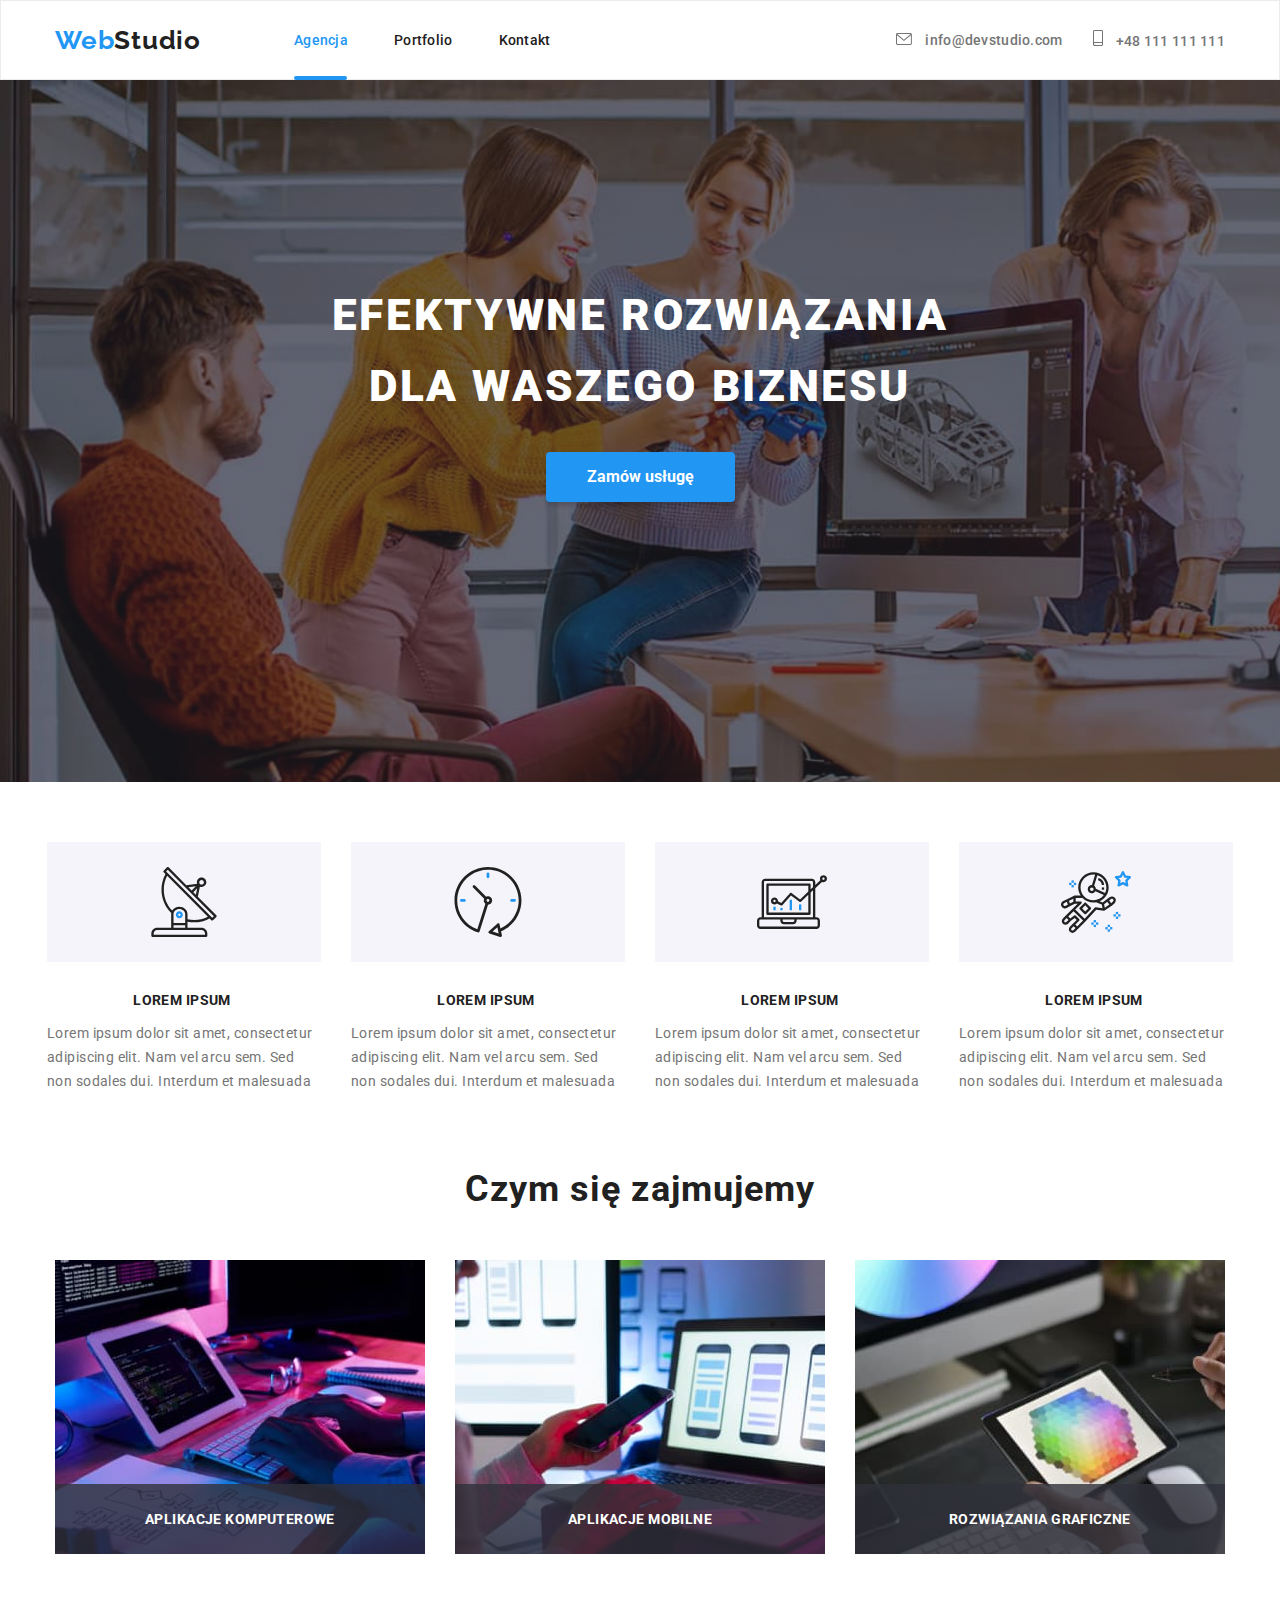
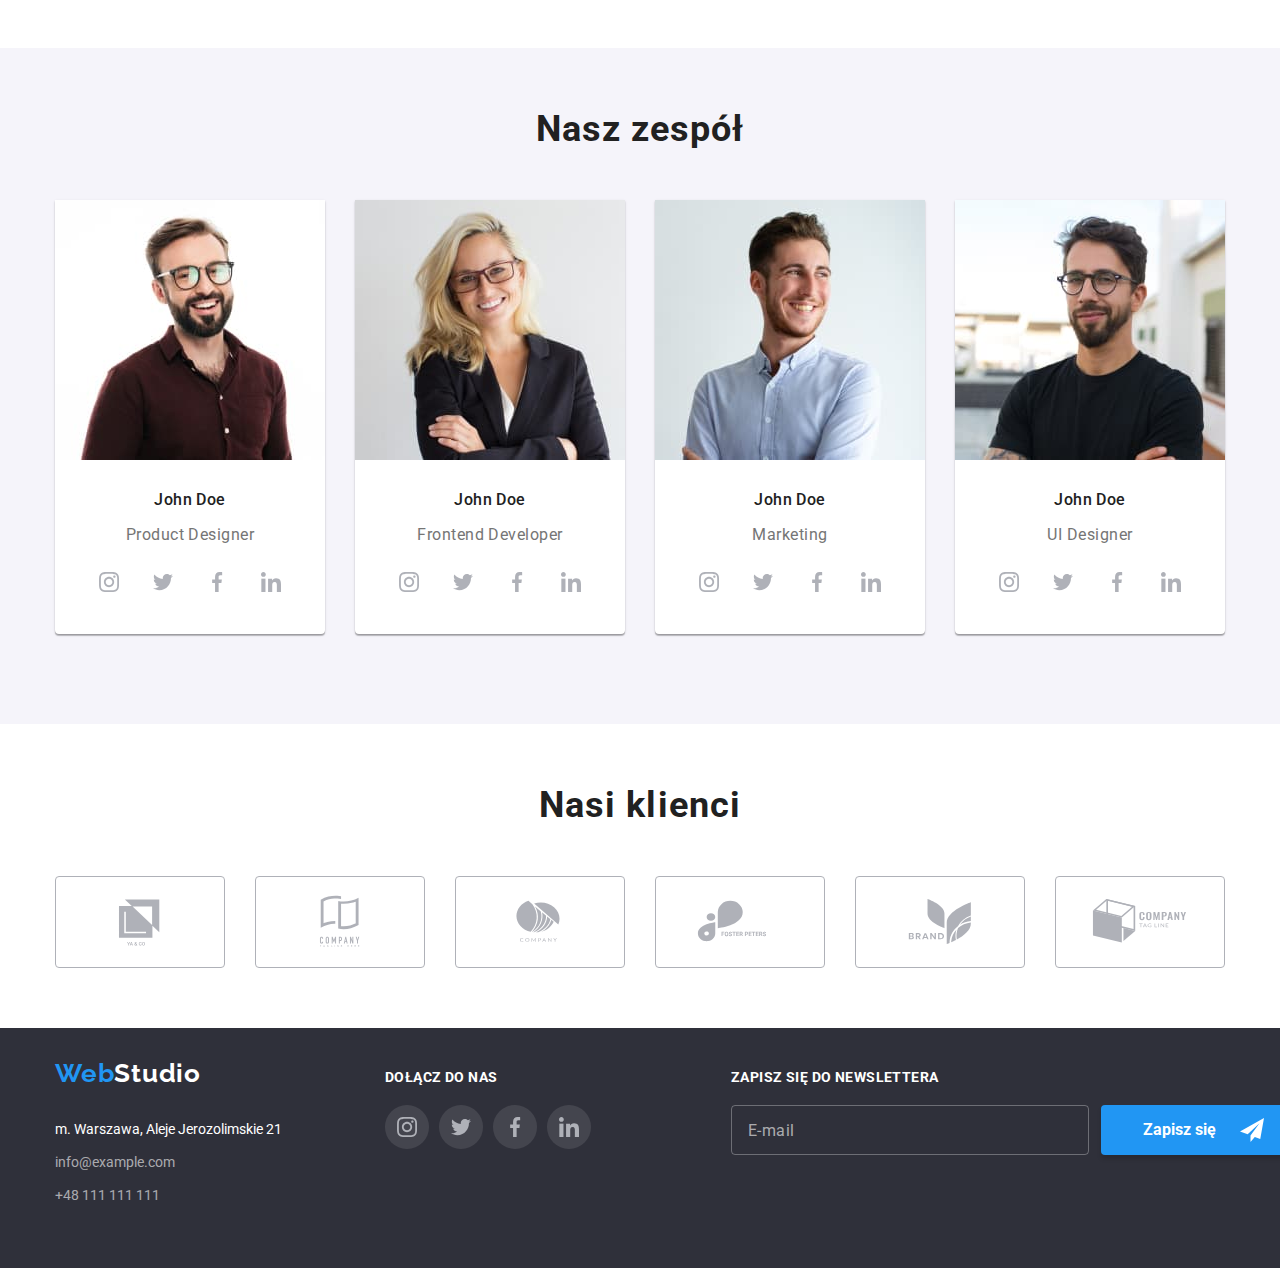
<file: index.html>
<!DOCTYPE html>
<html lang="en">
  <head>
    <meta charset="UTF-8" />
    <meta http-equiv="X-UA-Compatible" content="IE=edge" />
    <meta name="viewport" content="width=device-width, initial-scale=1.0" />
    <link rel="stylesheet"
      href="https://cdnjs.cloudflare.com/ajax/libs/modern-normalize/1.0.0/modern-normalize.min.css"/>
    <link rel="stylesheet" href="./css/main.min.css" />
    <link rel="preconnect" href="https://fonts.gstatic.com" />
    <link href="https://fonts.googleapis.com/css2?family=Raleway:wght@700&family=Roboto:wght@400;500;700;900&display=swap" rel="stylesheet">
    <title>Studio</title>
  </head>
  <body>
    <header class="header">
      <div class="container">
        <nav class="navigation">
          <a class="logo logo--light-theme" href="#"
            ><span class="logo__accent-text">Web</span>Studio</a>
          <ul class="menu list">
            <li class="menu__item menu__item--active">
              <a class="menu__link" href="#">Agencja</a>
            </li>
            <li class="menu__item">
              <a class="menu__link" href="./portfolio.html">Portfolio</a>
            </li>
            <li class="menu__item">
              <a class="menu__link" href="#">Kontakt</a>
            </li>
          </ul>
        </nav>
        <ul class="contact list">
          <li class="contact__item">
            <a class="contact__link" href="mailto:info@devstudio.com">
              <svg class="contact__icon" width="16" height="12">
                <use href="./images/icons.svg#icon-envelope"></use></svg>
              info@devstudio.com</a>
          </li>
          <li class="contact__item">
            <a class="contact__link" href="tel:+48111111111">
              <svg class="contact__icon" width="10" height="16">
                <use href="./images/icons.svg#icon-smartphone"></use></svg>
              +48 111 111 111</a>
          </li>
        </ul>
        <button class="mobile-btn" type="button" data-mobile-menu-open>
          <svg class="icon-mobile-menu" width="24" height="16" viewBox="0 0 24 16" xmlns="http://www.w3.org/2000/svg">
            <path fill-rule="evenodd" clip-rule="evenodd"
              d="M0 2.66667V0H24V2.66667H0ZM0 9.33333H24V6.66667H0V9.33333ZM0 16H24V13.3333H0V16Z" />
          </svg>
        </button>
      </div>
              <div class="mobile-menu is-hidden" data-mobile-menu>
                <button type="button" class="close-btn" data-mobile-menu-close>
                  <svg class="close-btn__icon" width="11" height="11" viewBox="0 0 11 11" xmlns="http://www.w3.org/2000/svg">
                    <path
                      d="M11 1.10786L9.89214 0L5.5 4.39214L1.10786 0L0 1.10786L4.39214 5.5L0 9.89214L1.10786 11L5.5 6.60786L9.89214 11L11 9.89214L6.60786 5.5L11 1.10786Z" />
                  </svg>
                </button>
                <ul class="menu-mobile list">
                  <li class="menu-mobile__item">
                    <a class="menu-mobile__link menu-mobile__link--active" href="./index.html">Agencja</a>
                  </li>
                  <li class="menu-mobile__item">
                    <a class="menu-mobile__link link" href="./portfolio.html">Portfolio</a>
                  </li>
                  <li class="menu-mobile__item">
                    <a class="menu-mobile__link" href="#">Kontakt</a>
                  </li>
                </ul>
                <ul class="mobile-contacts list">
                  <li class="mobile-contacts__item">
                    <a class="mobile-contacts__link mobile-contacts_link--current" href="tel:+48111111111">
                      +48 111 111 111</a>
                  </li>
                  <li class="mobile-contacts__item">
                    <a class="mobile-contacts__link" href="mailto:info@devstudio.com">
                      info@devstudio.com</a>
                  </li>
                </ul>
                <ul class="mobile-social list">
                  <li class="mobile-social__item">
                    <a href="" class="mobile-social__link">Instagram</a>
                  </li>
                  <li class="mobile-social__item">
                    <a href="" class="mobile-social__link">Twitter</a>
                  </li>
                  <li class="mobile-social__item">
                    <a href="" class="mobile-social__link">Facebook</a>
                  </li>
                  <li class="mobile-social__item">
                    <a href="" class="mobile-social__link">LinkedIn</a>
                  </li>
                </ul>
              </div>
    </header>
    <main>
      <!-- HERO -->
      <section class="hero">
        <div class="container">
          <h1 class="hero__header">EFEKTYWNE ROZWIĄZANIA <br>DLA WASZEGO BIZNESU</h1>
          <button class="btn hero__btn" type="button" data-modal-open>
            Zamów usługę
          </button>
        </div>
      </section>
      <section class="advantages section">
        <div class="container">
          <ul class="advantages__list list">
            <li class="advantages__item">
              <a class="advantages__link" href="#">
                <svg class="advantages__icon">
                  <use href="./images/icons.svg#icon-antenna"></use>
                </svg>
              </a>
              <h3 class="advantages__header">LOREM IPSUM</h3>
              <p class="advantages__description">
                Lorem ipsum dolor sit amet, consectetur adipiscing elit. Nam vel
                arcu sem. Sed non sodales dui. Interdum et malesuada
              </p>
            </li>
            <li class="advantages__item">
              <a class="advantages__link" href="#">
                <svg class="advantages__icon">
                  <use href="./images/icons.svg#icon-clock"></use>
                </svg>
              </a>
              <h3 class="advantages__header">LOREM IPSUM</h3>
              <p class="advantages__description">
                Lorem ipsum dolor sit amet, consectetur adipiscing elit. Nam vel
                arcu sem. Sed non sodales dui. Interdum et malesuada
              </p>
            </li>
            <li class="advantages__item">
              <a class="advantages__link" href="#">
                <svg class="advantages__icon">
                  <use href="./images/icons.svg#icon-diagram"></use>
                </svg>
              </a>
              <h3 class="advantages__header">LOREM IPSUM</h3>
              <p class="advantages__description">
                Lorem ipsum dolor sit amet, consectetur adipiscing elit. Nam vel
                arcu sem. Sed non sodales dui. Interdum et malesuada
              </p>
            </li>
            <li class="advantages__item">
              <a class="advantages__link" href="#">
                <svg class="advantages__icon">
                  <use href="./images/icons.svg#icon-astronaut"></use>
                </svg>
              </a>
              <h3 class="advantages__header">LOREM IPSUM</h3>
              <p class="advantages__description">
                Lorem ipsum dolor sit amet, consectetur adipiscing elit. Nam vel
                arcu sem. Sed non sodales dui. Interdum et malesuada
              </p>
            </li>
          </ul>
        </div>
      </section>
      <!-- ABOUT US -->
      <section class="about-us">
        <div class="container">
          <h2 class="secondary-header">Czym się zajmujemy</h2>
          <ul class="about-us__list">
            <li class="about-us__item">
              <img
                class="about-us__photo"
                src="./images/about-us/1.jpg"
                srcset="
               ./images/about-us/1.jpg 1x, ./images/about-us/1@2x.jpg 2x"
                alt="Jednoczesne wyswietlanie na tablecie i monitorze kodu pisanego na klawiaturze"
                width="370"
                height="294"/>
                <p class="about-us__label">Aplikacje komputerowe</p>
            </li>
            <li class="about-us__item">
              <img
                class="about-us__photo"
                src="./images/about-us/2.jpg"
                srcset="
               ./images/about-us/2.jpg 1x, ./images/about-us/2@2x.jpg 2x"
                alt="Szablony stron na smartfony"
                width="370"
                height="294"/>
              <p class="about-us__label">Aplikacje mobilne</p>
            </li>
            <li class="about-us__item">
              <img
                class="about-us__photo"
                src="./images/about-us/3.jpg"
                srcset="
               ./images/about-us/3.jpg 1x, ./images/about-us/3@2x.jpg 2x"
                alt="Paleta kolorów"
                width="370"
                height="294"/>
              <p class="about-us__label">Rozwiązania graficzne</p>
            </li>
          </ul>
        </div>
      </section>
      <!-- TEAM -->
      <section class="our-team section">
        <div class="container">
          <h2 class="secondary-header">Nasz zespół</h2>
          <ul class="team list">
            <li class="team__item">
              <img
                class="team__photo"
                src="./images/team/1.jpg"
                alt="Na zdjeciu John Doe Product Designer"
                srcset="
                  ./images/team/1.jpg        270w,  ./images/team/1@2x.jpg 540w,  
                  ./images/team/1-tablet.jpg 354w, ./images/team/1-tablet@2x.jpg 708w, 
                  ./images/team/1-mobile.jpg 450w, ./images/team/1-mobile@2x.jpg 900w"
                sizes="(min-width: 1200px) 270px, (min-width: 768px) 354px, (min-width: 480px) 450px, 100vw"/>
              <div class="team__container">
              <h3 class="team__name">John Doe</h3>
              <p class="team__job">Product Designer</p>
              <ul class="social list">
                <li class="social__item">
                  <a class="social__link" href="#">
                    <svg class="social__icon">
                      <use href="./images/icons.svg#icon-instagram"></use>
                    </svg>
                  </a>
                </li>
                <li class="social__item">
                  <a class="social__link" href="#">
                    <svg class="social__icon">
                      <use href="./images/icons.svg#icon-twitter"></use>
                    </svg>
                  </a>
                </li>
                <li class="social__item">
                  <a class="social__link" href="#">
                    <svg class="social__icon">
                      <use href="./images/icons.svg#icon-facebook"></use>
                    </svg>
                  </a>
                </li>
                <li class="social__item">
                  <a class="social__link" href="#">
                    <svg class="social__icon">
                      <use href="./images/icons.svg#icon-linkedin"></use>
                    </svg>
                  </a>
                </li>
              </ul>
            </li>
            <li class="team__item">
              <img
                class="team__photo"
                src="./images/team/2.jpg"
                alt="Na zdjeciu John Doe Frontend Developer"
                srcset="
                  ./images/team/2.jpg        270w, ./images/team/2@2x.jpg 540w,
                  ./images/team/2-tablet.jpg 354w, ./images/team/2-tablet@2x.jpg 708w,
                  ./images/team/2-mobile.jpg 450w, ./images/team/2-mobile@2x.jpg 900w
                "
                sizes="(min-width: 1200px) 270px, (min-width: 768px) 354px, (min-width: 480px) 450px, 100vw"/>
              <h3 class="team__name">John Doe</h3>
              <p class="team__job">Frontend Developer</p>
              <ul class="social list">
                <li class="social__item">
                  <a class="social__link" href="#">
                    <svg class="social__icon">
                      <use href="./images/icons.svg#icon-instagram"></use>
                    </svg>
                  </a>
                </li>
                <li class="social__item">
                  <a class="social__link" href="#">
                    <svg class="social__icon">
                      <use href="./images/icons.svg#icon-twitter"></use>
                    </svg>
                  </a>
                </li>
                <li class="social__item">
                  <a class="social__link" href="#">
                    <svg class="social__icon">
                      <use href="./images/icons.svg#icon-facebook"></use>
                    </svg>
                  </a>
                </li>
                <li class="social__item">
                  <a class="social__link" href="#">
                    <svg class="social__icon">
                      <use href="./images/icons.svg#icon-linkedin"></use>
                    </svg>
                  </a>
                </li>
              </ul>
            </li>
            <li class="team__item">
              <img
                class="team__photo"
                src="./images/team/3.jpg"
                alt="Na zdjeciu John Doe Marketing"
                srcset="
                  ./images/team/3.jpg        270w, ./images/team/3@2x.jpg 540w,
                  ./images/team/3-tablet.jpg 354w, ./images/team/3-tablet@2x.jpg 708w,
                  ./images/team/3-mobile.jpg 450w, ./images/team/3-mobile@2x.jpg 900w
                "
                sizes="(min-width: 1200px) 270px, (min-width: 768px) 354px, (min-width: 480px) 450px, 100vw"/>
              <h3 class="team__name">John Doe</h3>
              <p class="team__job">Marketing</p>
              <ul class="social list">
                <li class="social__item">
                  <a class="social__link" href="#">
                    <svg class="social__icon">
                      <use href="./images/icons.svg#icon-instagram"></use>
                    </svg>
                  </a>
                </li>
                <li class="social__item">
                  <a class="social__link" href="#">
                    <svg class="social__icon">
                      <use href="./images/icons.svg#icon-twitter"></use>
                    </svg>
                  </a>
                </li>
                <li class="social__item">
                  <a class="social__link" href="#">
                    <svg class="social__icon">
                      <use href="./images/icons.svg#icon-facebook"></use>
                    </svg>
                  </a>
                </li>
                <li class="social__item">
                  <a class="social__link" href="#">
                    <svg class="social__icon">
                      <use href="./images/icons.svg#icon-linkedin"></use>
                    </svg>
                  </a>
                </li>
              </ul>
            </li>
            <li class="team__item">
              <img
                class="team__photo"
                src="./images/team/4.jpg"
                alt="Na zdjeciu John Doe UI Designer"
                srcset="
                  ./images/team/4.jpg        270w, ./images/team/4@2x.jpg 540w,
                  ./images/team/4-tablet.jpg 354w, ./images/team/4-tablet@2x.jpg 708w,
                  ./images/team/4-mobile.jpg 450w, ./images/team/4-mobile@2x.jpg 900w
                "
                sizes="(min-width: 1200px) 270px, (min-width: 768px) 354px, (min-width: 480px) 450px, 100vw"/>
              <h3 class="team__name">John Doe</h3>
              <p class="team__job">UI Designer</p>
              <ul class="social list">
                <li class="social__item">
                  <a class="social__link" href="#">
                    <svg class="social__icon">
                      <use href="./images/icons.svg#icon-instagram"></use>
                    </svg>
                  </a>
                </li>
                <li class="social__item">
                  <a class="social__link" href="#">
                    <svg class="social__icon">
                      <use href="./images/icons.svg#icon-twitter"></use>
                    </svg>
                  </a>
                </li>
                <li class="social__item">
                  <a class="social__link" href="#">
                    <svg class="social__icon">
                      <use href="./images/icons.svg#icon-facebook"></use>
                    </svg>
                  </a>
                </li>
                <li class="social__item">
                  <a class="social__link" href="#">
                    <svg class="social__icon">
                      <use href="./images/icons.svg#icon-linkedin"></use>
                    </svg>
                  </a>
                </li>
              </ul>
            </li>
          </ul>
        </div>
        </div>
      </section>
      <!-- CLIENTS -->
      <section class="customers section">
        <div class="container">
          <h2 class="secondary-header">Nasi klienci</h2>
          <ul class="clients list">
            <li class="clients__item">
              <a class="clients__logo" href="#">
                <svg class="clients__icon">
                  <use href="./images/icons.svg#icon-logo"></use>
                </svg>
              </a>
            </li>
            <li class="clients__item">
              <a class="clients__logo" href="#">
                <svg class="clients__icon">
                  <use href="./images/icons.svg#icon-logo-1"></use>
                </svg>
              </a>
            </li>
            <li class="clients__item">
              <a class="clients__logo" href="#">
                <svg class="clients__icon">
                  <use href="./images/icons.svg#icon-logo-2"></use>
                </svg>
              </a>
            </li>
            <li class="clients__item">
              <a class="clients__logo" href="#">
                <svg class="clients__icon">
                  <use href="./images/icons.svg#icon-logo-3"></use>
                </svg>
              </a>
            </li>
            <li class="clients__item">
              <a class="clients__logo" href="#">
                <svg class="clients__icon">
                  <use href="./images/icons.svg#icon-logo-4"></use>
                </svg>
              </a>
            </li>
            <li class="clients__item">
              <a class="clients__logo" href="#">
                <svg class="clients__icon">
                  <use href="./images/icons.svg#icon-logo-5"></use>
                </svg>
              </a>
            </li>
          </ul>
        </div>
      </section>
    </main>


    <footer class="footer">
      <div class="container">
        <div class="footer-information">
          <a class="logo logo--dark-theme logo--modifier" href="#"
            ><span class="logo__accent-text">Web</span>Studio</a>
          <address class="footer-address">
            <ul class="footer-address__list list">
              <li class="footer-address__item">
                <a
                  class="footer-address__link footer-address__link--theme"
                  href="https://goo.gl/maps/yhdsXDUsX37qRGJ78"
                  target="_blank"
                  >m. Warszawa, Aleje Jerozolimskie 21</a>
              </li>
              <li class="footer-address__item">
                <a class="footer-address__link" href="mailto:info@example.com"
                  >info@example.com</a>
              </li>
              <li class="footer-address__item">
                <a class="footer-address__link" href="tel:+48111111111"
                  >+48 111 111 111</a>
              </li>
            </ul>
          </address>
        </div>
        <div class="footer-social-links__list">
          <h3 class="footer-social-links__header">Dołącz do nas</h3>
          <ul class="social social--modifier list">
            <li class="social__item">
              <a class="social__link social__link--dark-theme" href="#">
                <svg class="social__icon">
                  <use href="./images/icons.svg#icon-instagram"></use>
                </svg>
              </a>
            </li>
            <li class="social__item">
              <a class="social__link social__link--dark-theme" href="#">
                <svg class="social__icon">
                  <use href="./images/icons.svg#icon-twitter"></use>
                </svg>
              </a>
            </li>
            <li class="social__item">
              <a class="social__link social__link--dark-theme" href="#">
                <svg class="social__icon">
                  <use href="./images/icons.svg#icon-facebook"></use>
                </svg>
              </a>
            </li>
            <li class="social__item social__item--modifier">
              <a class="social__link social__link--dark-theme" href="#">
                <svg class="social__icon">
                  <use href="./images/icons.svg#icon-linkedin"></use>
                </svg>
              </a>
            </li>
          </ul>
        </div>
        <div class="footer-newsletter">
          <form method="POST" class="footer-newsletter__form">
            <h3 class="footer-newsletter__header">Zapisz się do newslettera</h3>
            <div class="footer-newsletter__input-wrapper">
              <input
                type="email"
                name="email"
                placeholder="E-mail"
                class="footer-newsletter__input"/>
              <button class="btn footer-newsletter__btn" type="submit">
                Zapisz się<svg class="footer-newsletter__icon">
                  <use href="./images/icons.svg#icon-send"></use>
                </svg>
              </button>
            </div>
          </form>
        </div>
      </div>
    </footer>
    <div class="backdrop is-hidden" data-modal>
      <div class="modal">
        <button type="button" class="close-btn" data-modal-close>
          <svg class="close-btn__icon" width="30" height="30" viewBox="0 0 30 30" fill="none" xmlns="http://www.w3.org/2000/svg">
          <circle cx="15" cy="15" r="15" fill="white" />
          <circle cx="15" cy="15" r="14.5" stroke="black" stroke-opacity="0.1" />
          <path
            d="M21 10.1079L19.8921 9L15.5 13.3921L11.1079 9L10 10.1079L14.3921 14.5L10 18.8921L11.1079 20L15.5 15.6079L19.8921 20L21 18.8921L16.6079 14.5L21 10.1079Z"
            fill="black" />
          </svg>
        </button>
        <form method="POST" class="form">
          <h2 class="form__title">Zostaw swoje dane w formularzu poniżej</h2>
          <label for="name" class="form__label">Imię</label>
          <div class="form__wrapper">
            <input
              type="text"
              name="name"
              id="name"
              class="form__input"
              required/>
            <svg class="form__icon">
              <use href="./images/icons.svg#icon-name"></use>
            </svg>
          </div>
          <label for="telefon" class="form__label">Telefon</label>
          <div class="form__wrapper">
            <input
              type="tel"
              name="telefon"
              id="telefon"
              class="form__input"
              required/>
            <svg class="form__icon">
              <use href="./images/icons.svg#icon-phone"></use>
            </svg>
          </div>
          <label for="e-mail" class="form__label">E-mail</label>
          <div class="form__wrapper">
            <input type="email" name="e-mail" id="e-mail" class="form__input"/>
            <svg class="form__icon">
              <use href="./images/icons.svg#icon-e-mail"></use>
            </svg>
          </div>
          <label for="komentarz" class="form__label">Komentarz</label>
          <textarea
            name="komentarz"
            id="komentarz"
            cols="30"
            rows="10"
            class="form__textarea"
            placeholder="Wprowadź tekst"
          ></textarea>
          <div class="form__policy">
            <input
              type="checkbox"
              id="checkbox"
              class="form__checkbox visually-hidden"
              required/>
            <label for="checkbox" class="form__statement"
              >Oświadczam iż akceptuję &nbsp;
              <a href="#" class="form__link">Regulamin </a>
              &nbsp;i&nbsp;
              <a href="#" class="form__link"> Politykę Prywatności</a>
          </label>
          </div>
          <button class="form__btn" type="submit">Wyślij</button>
        </form>
      </div>
    </div>
    <script src="./js/modal.js"></script>
    <script src="./js/mobile-menu.js"></script>
  </body>
</html>
</file>
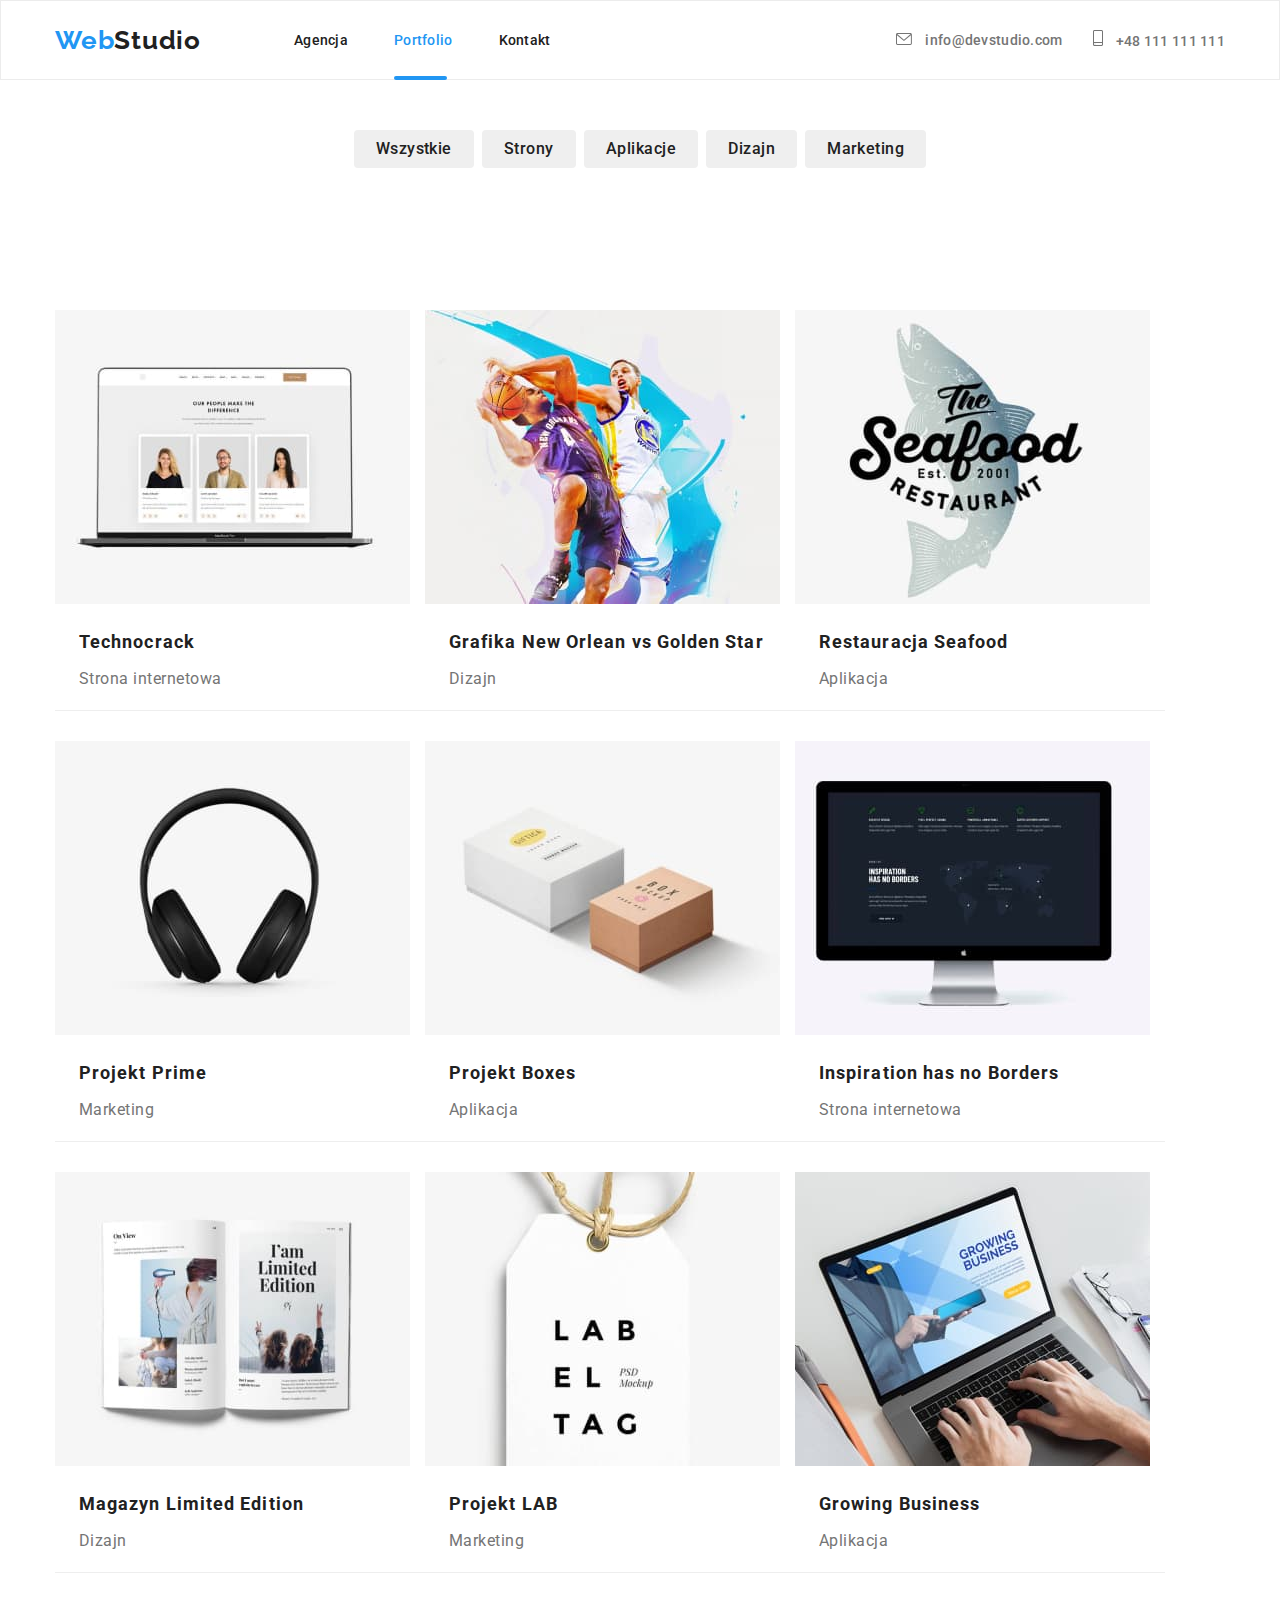
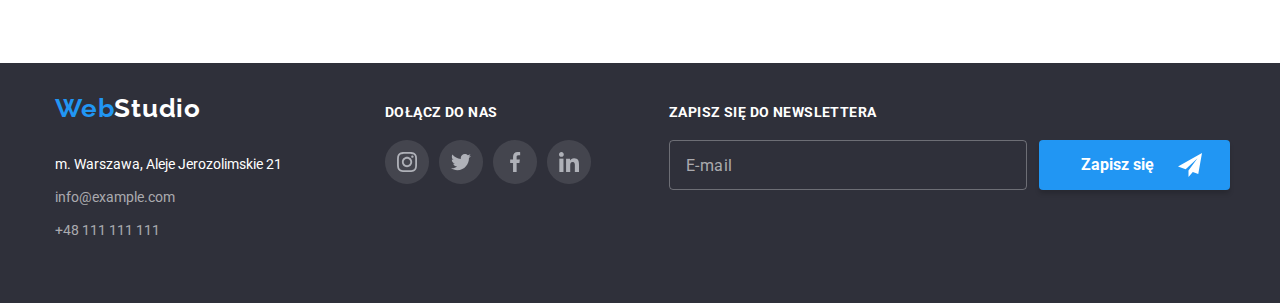
<file: portfolio.html>
<!DOCTYPE html>
<html lang="en">
  <head>
    <meta charset="UTF-8" />
    <meta http-equiv="X-UA-Compatible" content="IE=edge" />
    <meta name="viewport" content="width=device-width, initial-scale=1.0" />
    <link
      rel="stylesheet"
      href="https://cdnjs.cloudflare.com/ajax/libs/modern-normalize/1.0.0/modern-normalize.min.css"
    />
    <link rel="stylesheet" href="./css/main.min.css" />
    <link rel="preconnect" href="https://fonts.gstatic.com" />
    <link
      href="https://fonts.googleapis.com/css2?family=Raleway:wght@700&family=Roboto:wght@400;500;700;900&display=swap"
      rel="stylesheet"
    />
    <title>Portfolio</title>
  </head>
  <body>
    <header class="header">
      <div class="container">
        <nav class="navigation">
          <a class="logo logo--light-theme " href="./index.html"
            ><span class="logo__accent-text">Web</span
            >Studio</a
          >
          <ul class="menu list">
            <li class="menu__item">
              <a class="menu__link" href="./index.html"
                >Agencja</a
              >
            </li>
            <li class="menu__item menu__item--active">
                <a class="menu__link" href="#">Portfolio</a> 
            </li>
            <li class="menu__item">
              <a class="menu__link" href="./index.html"
                >Kontakt</a
              >
            </li>
          </ul>
        </nav>
        <ul class="contact list">
          <li class="contact__item">
            <a class="contact__link" href="mailto:info@devstudio.com">
              <svg class="contact__icon"  width="16" height="12">
                <use href="./images/icons.svg#icon-envelope"></use></svg>
              info@devstudio.com</a
            >
          </li>
          <li class="contact__item">
            <a class="contact__link" href="tel:+48111111111">
              <svg class="contact__icon" width="10" height="16">
                <use href="./images/icons.svg#icon-smartphone"></use></svg>
              +48 111 111 111</a>
          </li>
        </ul>
        <button class="mobile-btn" type="button" data-mobile-menu-open>
          <svg class="icon-mobile-menu" width="24" height="16" viewBox="0 0 24 16" xmlns="http://www.w3.org/2000/svg">
            <path fill-rule="evenodd" clip-rule="evenodd"
              d="M0 2.66667V0H24V2.66667H0ZM0 9.33333H24V6.66667H0V9.33333ZM0 16H24V13.3333H0V16Z" />
          </svg>
        </button>
        </div>
        <div class="mobile-menu is-hidden" data-mobile-menu>
          <button type="button" class="close-btn" data-mobile-menu-close>
            <svg class="close-btn__icon" width="11" height="11" viewBox="0 0 11 11" xmlns="http://www.w3.org/2000/svg">
              <path
                d="M11 1.10786L9.89214 0L5.5 4.39214L1.10786 0L0 1.10786L4.39214 5.5L0 9.89214L1.10786 11L5.5 6.60786L9.89214 11L11 9.89214L6.60786 5.5L11 1.10786Z" />
            </svg>
          </button>
          <ul class="menu-mobile list">
            <li class="menu-mobile__item">
              <a class="menu-mobile__link" href="./index.html">Agencja</a>
            </li>
            <li class="menu-mobile__item">
              <a class="menu-mobile__link link menu-mobile__link--active" href="./portfolio.html">Portfolio</a>
            </li>
            <li class="menu-mobile__item">
              <a class="menu-mobile__link" href="#">Kontakt</a>
            </li>
          </ul>
          <ul class="mobile-contacts list">
            <li class="mobile-contacts__item">
              <a class="mobile-contacts__link mobile-contacts_link--current" href="tel:+48111111111">
                +48 111 111 111</a>
            </li>
            <li class="mobile-contacts__item">
              <a class="mobile-contacts__link" href="mailto:info@devstudio.com">
                info@devstudio.com</a>
            </li>
          </ul>
          <ul class="mobile-social list">
            <li class="mobile-social__item">
              <a href="" class="mobile-social__link">Instagram</a>
            </li>
            <li class="mobile-social__item">
              <a href="" class="mobile-social__link">Twitter</a>
            </li>
            <li class="mobile-social__item">
              <a href="" class="mobile-social__link">Facebook</a>
            </li>
            <li class="mobile-social__item">
              <a href="" class="mobile-social__link">LinkedIn</a>
            </li>
          </ul>
        </div>
    </header>
    <main>
      <!--filters-->

      <div class="portfolio-filters">
        <div class="container">
          <ul class="portfolio-filters__list list">
            <li class="portfolio-filters__item">
              <button class="portfolio-filters__button" type="button">
                Wszystkie
              </button>
            </li>
            <li class="portfolio-filters__item">
              <button class="portfolio-filters__button" type="button">
                Strony
              </button>
            </li>
            <li class="portfolio-filters__item">
              <button class="portfolio-filters__button" type="button">
                Aplikacje
              </button>
            </li>
            <li class="portfolio-filters__item">
              <button class="portfolio-filters__button" type="button">
                Dizajn
              </button>
            </li>
            <li class="portfolio-filters__item">
              <button class="portfolio-filters__button" type="button">
                Marketing
              </button>
            </li>
          </ul>
        </div>
      </div>

      <!--cards-->
      <section class="portfolio-section">
        <div class="container">
          <ul class="portfolio-projects__list list">
            <li class="portfolio-project-card">
              <div class="portfolio-project-card__top-section">
                <div class="portfolio-project-card__overlay">
                  <p class="portfolio-project-card__overlay-text">
                    Technocrack jest popularną platformą wykorzystywaną do
                    rozpowszechniania koronawirusa. Firmy wykorzystują tę
                    platformę do celów szpiegowskich i ataków na
                    niezabezpieczone serwery konkurencji
                  </p>
                </div>
                <img
                  class="portfolio-project-card__photo"
                  src="./images/portfolio/1Technocrack.jpg"
                  alt="Strona_internetowa"
                  srcset="
                    ./images/portfolio/1Technocrack.jpg                    270w,
                    ./images/portfolio/1Technocrack@2x.jpg                 540w,
                    ./images/portfolio/1Technocrack-tablet.jpg             354w,
                    ./images/portfolio/1Technocrack-tablet@2x.jpg          708w,
                    ./images/portfolio/1Technocrack-mobile.jpg             450w,
                    ./images/portfolio/1Technocrack-mobile@2x.jpg          900w
                  "
                  sizes="(min-width: 1200px) 270px, (min-width: 768px) 354px, (min-width: 480px) 450px, 100vw"
                />
              </div>
            <div class="portfolio-project-card__bottom-section">
              <h3 class="portfolio-project-card__title">Technocrack</h3>
              <p class="portfolio-project-card__category">Strona internetowa</p>
            </div>
            </li>

            <li class="portfolio-project-card">
              <div class="portfolio-project-card__top-section">
                <div class="portfolio-project-card__overlay">
                  <p class="portfolio-project-card__overlay-text">
                    Technocrack jest popularną platformą wykorzystywaną do
                    rozpowszechniania koronawirusa. Firmy wykorzystują tę
                    platformę do celów szpiegowskich i ataków na
                    niezabezpieczone serwery konkurencji
                  </p>
                </div>
                <img
                  class="portfolio-project-card__photo"
                  src="./images/portfolio/2GrafikaNewOrlean.jpg"
                  alt="Dizajn"
                  srcset="
                    ./images/portfolio/2GrafikaNewOrlean.jpg             270w,
                    ./images/portfolio/2GrafikaNewOrlean@2x.jpg          540w,
                    ./images/portfolio/2GrafikaNewOrlean-tablet.jpg      354w,
                    ./images/portfolio/2GrafikaNewOrlean-tablet@2x.jpg   708w,
                    ./images/portfolio/2GrafikaNewOrlean-mobile.jpg      450w,
                    ./images/portfolio/2GrafikaNewOrlean-mobile@2x.jpg   900w
                  "
                  sizes="(min-width: 1200px) 270px, (min-width: 768px) 354px, (min-width: 480px) 450px, 100vw"
                />
              </div>
              <h3 class="portfolio-project-card__title">
                Grafika New Orlean vs Golden Star
              </h3>
              <p class="portfolio-project-card__category">Dizajn</p>
            </li>
            <li class="portfolio-project-card">
              <div class="portfolio-project-card__top-section">
                <div class="portfolio-project-card__overlay">
                  <p class="portfolio-project-card__overlay-text">
                    Technocrack jest popularną platformą wykorzystywaną do
                    rozpowszechniania koronawirusa. Firmy wykorzystują tę
                    platformę do celów szpiegowskich i ataków na
                    niezabezpieczone serwery konkurencji
                  </p>
                </div>
                <img
                  class="portfolio-project-card__photo"
                  src="./images/portfolio/3Seafood.jpg"
                  alt="Aplikacja"
                  srcset="
                    ./images/portfolio/3Seafood.jpg             270w,
                    ./images/portfolio/3Seafood@2x.jpg          540w,
                    ./images/portfolio/3Seafood-tablet.jpg      354w,
                    ./images/portfolio/3Seafood-tablet@2x.jpg   708w,
                    ./images/portfolio/3Seafood-mobile.jpg      450w,
                    ./images/portfolio/3Seafood-mobile@2x.jpg   900w
                  "
                  sizes="(min-width: 1200px) 270px, (min-width: 768px) 354px, (min-width: 480px) 450px, 100vw"
                />
              </div>
            <div class="portfolio-project-card__bottom-section">
              <h3 class="portfolio-project-card__title">Restauracja Seafood</h3>
              <p class="portfolio-project-card__category">Aplikacja</p>
            </div>
            </li>
            <li class="portfolio-project-card">
              <div class="portfolio-project-card__top-section">
                <div class="portfolio-project-card__overlay">
                  <p class="portfolio-project-card__overlay-text">
                    Technocrack jest popularną platformą wykorzystywaną do
                    rozpowszechniania koronawirusa. Firmy wykorzystują tę
                    platformę do celów szpiegowskich i ataków na
                    niezabezpieczone serwery konkurencji
                  </p>
                </div>
                <img
                  class="portfolio-project-card__photo"
                  src="./images/portfolio/4ProjektPrime.jpg"
                  alt="Marketing"
                  srcset="
                    ./images/portfolio/4ProjektPrime.jpg             270w,
                    ./images/portfolio/4ProjektPrime@2x.jpg          540w,
                    ./images/portfolio/4ProjektPrime-tablet.jpg      354w,
                    ./images/portfolio/4ProjektPrime-tablet@2x.jpg   708w,
                    ./images/portfolio/4ProjektPrime-mobile.jpg      450w,
                    ./images/portfolio/4ProjektPrime-mobile@2x.jpg   900w
                  "
                  sizes="(min-width: 1200px) 270px, (min-width: 768px) 354px, (min-width: 480px) 450px, 100vw"
                />
              </div>
            <div class="portfolio-project-card__bottom-section">
              <h3 class="portfolio-project-card__title">Projekt Prime</h3>
              <p class="portfolio-project-card__category">Marketing</p>
            </div>
            </li>
            <li class="portfolio-project-card">
              <div class="portfolio-project-card__top-section">
                <div class="portfolio-project-card__overlay">
                  <p class="portfolio-project-card__overlay-text">
                    Technocrack jest popularną platformą wykorzystywaną do
                    rozpowszechniania koronawirusa. Firmy wykorzystują tę
                    platformę do celów szpiegowskich i ataków na
                    niezabezpieczone serwery konkurencji
                  </p>
                </div>
                <img
                  class="portfolio-project-card__photo"
                  src="./images/portfolio/5ProjektBoxes.jpg"
                  alt="Aplikacja"
                  srcset="
                    ./images/portfolio/5ProjektBoxes.jpg             270w,
                    ./images/portfolio/5ProjektBoxes@2x.jpg          540w,
                    ./images/portfolio/5ProjektBoxes-tablet.jpg      354w,
                    ./images/portfolio/5ProjektBoxes-tablet@2x.jpg   708w,
                    ./images/portfolio/5ProjektBoxes-mobile.jpg      450w,
                    ./images/portfolio/5ProjektBoxes-mobile@2x.jpg   900w
                  "
                  sizes="(min-width: 1200px) 270px, (min-width: 768px) 354px, (min-width: 480px) 450px, 100vw"
                />
              </div>
            <div class="portfolio-project-card__bottom-section">
              <h3 class="portfolio-project-card__title">Projekt Boxes</h3>
              <p class="portfolio-project-card__category">Aplikacja</p>
            </div>
            </li>
            <li class="portfolio-project-card">
              <div class="portfolio-project-card__top-section">
                <div class="portfolio-project-card__overlay">
                  <p class="portfolio-project-card__overlay-text">
                    Technocrack jest popularną platformą wykorzystywaną do
                    rozpowszechniania koronawirusa. Firmy wykorzystują tę
                    platformę do celów szpiegowskich i ataków na
                    niezabezpieczone serwery konkurencji
                  </p>
                </div>
                <img
                  class="portfolio-project-card__photo"
                  src="./images/portfolio/6InspirationHasNoBorders.jpg"
                  alt="Strona internetowa"
                  srcset="
                    ./images/portfolio/6InspirationHasNoBorders.jpg             270w,
                    ./images/portfolio/6InspirationHasNoBorders@2x.jpg          540w,
                    ./images/portfolio/6InspirationHasNoBorders-tablet.jpg      354w,
                    ./images/portfolio/6InspirationHasNoBorders-tablet@2x.jpg   708w,
                    ./images/portfolio/6InspirationHasNoBorders-mobile.jpg      450w,
                    ./images/portfolio/6InspirationHasNoBorders-mobile@2x.jpg   900w
                  "
                  sizes="(min-width: 1200px) 270px, (min-width: 768px) 354px, (min-width: 480px) 450px, 100vw"
                />
              </div>
            <div class="portfolio-project-card__bottom-section">
              <h3 class="portfolio-project-card__title">Inspiration has no Borders</h3>
              <p class="portfolio-project-card__category">Strona internetowa</p>
            </div>
            </li>
            <li class="portfolio-project-card">
              <div class="portfolio-project-card__top-section">
                <div class="portfolio-project-card__overlay">
                  <p class="portfolio-project-card__overlay-text">
                    Technocrack jest popularną platformą wykorzystywaną do
                    rozpowszechniania koronawirusa. Firmy wykorzystują tę
                    platformę do celów szpiegowskich i ataków na
                    niezabezpieczone serwery konkurencji
                  </p>
                </div>
                <img
                  class="portfolio-project-card__photo"
                  src="./images/portfolio/7MagazynLimitedEdition.jpg"
                  alt="Dizajn"
                  srcset="
                    ./images/portfolio/7MagazynLimitedEdition.jpg             270w,
                    ./images/portfolio/7MagazynLimitedEdition@2x.jpg          540w,
                    ./images/portfolio/7MagazynLimitedEdition-tablet.jpg      354w,
                    ./images/portfolio/7MagazynLimitedEdition-tablet@2x.jpg   708w,
                    ./images/portfolio/7MagazynLimitedEdition-mobile.jpg      450w,
                    ./images/portfolio/7MagazynLimitedEdition-mobile@2x.jpg   900w
                  "
                  sizes="(min-width: 1200px) 270px, (min-width: 768px) 354px, (min-width: 480px) 450px, 100vw"
                />
              </div>
            <div class="portfolio-project-card__bottom-section">
              <h3 class="portfolio-project-card__title">Magazyn Limited Edition</h3>
              <p class="portfolio-project-card__category">Dizajn</p>
            </div>
            </li>
            <li class="portfolio-project-card">
              <div class="portfolio-project-card__top-section">
                <div class="portfolio-project-card__overlay">
                  <p class="portfolio-project-card__overlay-text">
                    Technocrack jest popularną platformą wykorzystywaną do
                    rozpowszechniania koronawirusa. Firmy wykorzystują tę
                    platformę do celów szpiegowskich i ataków na
                    niezabezpieczone serwery konkurencji
                  </p>
                </div>
                <img
                  class="portfolio-project-card__photo"
                  src="./images/portfolio/8ProjektLAB.jpg"
                  alt="Marketing"
                  srcset="
                    ./images/portfolio/8ProjektLAB.jpg             270w,
                    ./images/portfolio/8ProjektLAB@2x.jpg          540w,
                    ./images/portfolio/8ProjektLAB-tablet.jpg      354w,
                    ./images/portfolio/8ProjektLAB-tablet@2x.jpg   708w,
                    ./images/portfolio/8ProjektLAB-mobile.jpg      450w,
                    ./images/portfolio/8ProjektLAB-mobile@2x.jpg   900w
                  "
                  sizes="(min-width: 1200px) 270px, (min-width: 768px) 354px, (min-width: 480px) 450px, 100vw"
                />
              </div>
            <div class="portfolio-project-card__bottom-section">
              <h3 class="portfolio-project-card__title">Projekt LAB</h3>
              <p class="portfolio-project-card__category">Marketing</p>
            </div>
            </li>
            <li class="portfolio-project-card">
              <div class="portfolio-project-card__top-section">
                <div class="portfolio-project-card__overlay">
                  <p class="portfolio-project-card__overlay-text">
                    Technocrack jest popularną platformą wykorzystywaną do
                    rozpowszechniania koronawirusa. Firmy wykorzystują tę
                    platformę do celów szpiegowskich i ataków na
                    niezabezpieczone serwery konkurencji
                  </p>
                </div>
                <img
                  class="portfolio-project-card__photo"
                  src="./images/portfolio/9GrowingBusiness.jpg"
                  alt="Aplikacja"
                  srcset="
                    ./images/portfolio/9GrowingBusiness.jpg             270w,
                    ./images/portfolio/9GrowingBusiness@2x.jpg          540w,
                    ./images/portfolio/9GrowingBusiness-tablet.jpg      354w,
                    ./images/portfolio/9GrowingBusiness-tablet@2x.jpg   708w,
                    ./images/portfolio/9GrowingBusiness-mobile.jpg      450w,
                    ./images/portfolio/9GrowingBusiness-mobile@2x.jpg   900w
                  "
                  sizes="(min-width: 1200px) 270px, (min-width: 768px) 354px, (min-width: 480px) 450px, 100vw"
                />
              </div>
            <div class="portfolio-project-card__bottom-section">
              <h3 class="portfolio-project-card__title">Growing Business</h3>
              <p class="portfolio-project-card__category">Aplikacja</p>
              </div>
            </li>
          </ul>
        </div>
      </section>
    </main>
    <footer class="footer">
      <div class="container">
        <div class="footer-left-side">
          <a class="logo logo--dark-theme logo--modifier" href="#"
            ><span class="logo__accent-text">Web</span
            >Studio</span></a>
          <address class="footer-address">
            <ul class="footer-address__list list">
              <li class="footer-address__item">
                <a
                  class="footer-address__link footer-address__link--theme"
                  href="https://goo.gl/maps/yhdsXDUsX37qRGJ78"
                  target="_blank"
                  >m. Warszawa, Aleje Jerozolimskie 21</a
                >
              </li>
              <li class="footer-address__item">
                <a
                  class="footer-address__link"
                  href="mailto:info@example.com"
                  >info@example.com</a
                >
              </li>
              <li class="footer-address__item">
                <a
                  class="footer-address__link"
                  href="tel:+48111111111"
                  >+48 111 111 111</a
                >
              </li>
            </ul>
          </address>
        </div>
        <div class="footer-social-links__list">
          <h3 class="footer-social-links__header">Dołącz do nas</h3>
          <ul class="social social--modifier list">
            <li class="social__item">
              <a class="social__link social__link--dark-theme" href="#">
                <svg class="social__icon">
                  <use href="./images/icons.svg#icon-instagram"></use>
                </svg>
              </a>
            </li>
            <li class="social__item">
              <a class="social__link social__link--dark-theme" href="#">
                <svg class="social__icon">
                  <use href="./images/icons.svg#icon-twitter"></use>
                </svg>
              </a>
            </li>
            <li class="social__item">
              <a class="social__link social__link--dark-theme" href="#">
                <svg class="social__icon">
                  <use href="./images/icons.svg#icon-facebook"></use>
                </svg>
              </a>
            </li>
            <li class="social__item">
              <a class="social__link social__link--dark-theme" href="#">
                <svg class="social__icon">
                  <use href="./images/icons.svg#icon-linkedin"></use>
                </svg>
              </a>
            </li>
          </ul>
        </div>
        <div class="footer-newsletter">
          <form method="POST" class="footer-newsletter__form">
            <h3 class="footer-newsletter__header">Zapisz się do newslettera</h3>
            <div class="footer-newsletter__input-wrapper">
              <input
                type="email"
                name="email"
                placeholder="E-mail"
                class="footer-newsletter__input"
              />

              <button class="btn footer-newsletter__btn" type="submit">
                Zapisz się<svg class="footer-newsletter__icon">
                  <use href="./images/icons.svg#icon-send"></use>
                </svg>
              </button>
            </div>
          </form>
        </div>
      </div>
    </footer>
    <script src="./js/mobile-menu.js"></script>
  </body>
</html>
</file>
<file: css/main.min.css>
.visually-hidden/*{position:absolute !important;clip:rect(1px 1px 1px 1px);clip:rect(1px, 1px, 1px, 1px);padding:0 !important;border:0 !important;height:1px !important;width:1px !important;overflow:hidden}*/ {
  appearance: none;
}
body {
  font-family: 'Roboto', sans-serif;
}
h1,
h2,
h3,
h4,
h5,
h6 {
  margin: 0;
}
ul,
ol {
  padding: 0;
  margin: 0;
}
p {
  padding: 0;
}
img {
  display: block;
}
.list {
  list-style: none;
}
.address-information {
  font-style: normal;
}
.container {
  width: 100%;
  padding: 0 15px;
  display: flex;
  margin-left: auto;
  margin-right: auto;
}
.header .container {
  display: flex;
  justify-content: space-between;
}
.hero .container {
  flex-direction: column;
  align-items: center;
}
@media screen and (min-width: 480px) {
  .container {
    max-width: 480px;
  }
}
@media screen and (min-width: 768px) {
  .container {
    max-width: 768px;
  }
}
@media screen and (min-width: 1200px) {
  .container {
    max-width: 1200px;
  }
}
@media screen and (max-width: 1199px) {
  .section {
    padding-top: 60px;
    padding-bottom: 60px;
  }
}
@media screen and (min-width: 1200px) {
  .section {
    padding-top: 94px;
    padding-bottom: 94px;
  }
}
.footer .container {
  text-align: left;
  display: flex;
  flex-direction: column;
  justify-content: space-evenly;
  align-items: center;
}
.section {
  padding-top: 94px;
  padding-bottom: 94px;
}
.backdrop {
  position: fixed;
  left: 0;
  top: 0;
  width: 100%;
  height: 100%;
  background-color: rgba(0, 0, 0, 0.2);
  transition: opacity 500ms cubic-bezier(0.165, 0.84, 0.44, 1),
    visibility 500ms cubic-bezier(0.175, 0.885, 0.32, 1.275);
}
.is-hidden {
  opacity: 0;
  visibility: hidden;
  pointer-events: none;
  transition: opacity 500ms cubic-bezier(0.165, 0.84, 0.44, 1),
    visibility 500ms cubic-bezier(0.175, 0.885, 0.32, 1.275);
}
.btn {
  border: none;
  font-weight: 700;
  font-size: 16px;
  line-height: 1.875;
  align-items: center;
  color: #fff;
  background-color: #2196f3;
  border-radius: 4px;
  cursor: pointer;
  box-shadow: 0px 4px 4px rgba(0, 0, 0, 0.15);
  padding: 10px 28px 10px 42px;
}
.hero__btn {
  padding: 10px 41px;
  margin-top: 30px;
}
.footer-newsletter__btn {
  display: flex;
  justify-content: center;
  align-items: center;
  margin-top: 20px;
  margin-bottom: 60px;
}
.secondary-header {
  font-weight: 700;
  font-size: 28px;
  line-height: 1.189;
  text-align: center;
  letter-spacing: 0.03em;
  color: #212121;
  margin-bottom: 30px;
}
.logo {
  font-family: 'Raleway', sans-serif;
  font-weight: 700;
  font-size: 26px;
  line-height: 1.192;
  text-decoration: none;
  letter-spacing: 0.03em;
  margin-right: 93px;
  color: #2196f3;
  display: flex;
  justify-content: center;
  margin: 0 auto;
}
.logo__accent-text {
  color: #2196f3;
}
.logo--light-theme {
  color: #212121;
}
.logo--dark-theme {
  color: #fff;
}
@media screen and (max-width: 767px) {
  .logo--dark-theme {
    padding-top: 24px;
  }
}
@media screen and (min-width: 768px) and (max-width: 1199px) {
  .logo--modifier {
    margin-left: 83px;
  }
}
.modal {
  position: absolute;
  top: 50%;
  left: 50%;
  transform: translate(-50%, -50%);
  max-width: 450px;
  background-color: #fff;
  border-radius: 4px;
  padding: 20px;
  width: 100%;
}
.close-btn {
  position: absolute;
  top: 8px;
  right: 8px;
  background-color: transparent;
  border-radius: 50%;
  cursor: pointer;
  border: none;
}
.form {
  display: flex;
  justify-content: center;
  align-items: flex-start;
  flex-direction: column;
}
.form__title {
  font-weight: 700;
  font-size: 20px;
  line-height: 1.15;
  text-align: center;
  align-items: center;
  letter-spacing: 0.03em;
  color: #212121;
  margin-bottom: 12px;
  width: 100%;
}
.form__label {
  font-family: 'Roboto', sans-serif;
  font-size: 12px;
  line-height: 1.167;
  letter-spacing: 0.01em;
  color: #757575;
  margin-bottom: 4px;
}
.form__input {
  border: 1px solid rgba(33, 33, 33, 0.2);
  box-sizing: border-box;
  border-radius: 4px;
  width: 100%;
  padding-bottom: 10px;
  padding-left: 30px;
  padding-top: 10px;
  height: 40px;
  transition-property: border-color, fill;
  transition-duration: 250ms;
  transition-timing-function: cubic-bezier(0.4, 0, 0.2, 1);
}
.form__input:focus + .form__icon {
  outline: none;
  fill: #2196f3;
  border-color: #2196f3;
}
.form__input:focus {
  outline: none;
  border-color: #2196f3;
}
.form__icon {
  width: 12px;
  height: 12px;
  position: absolute;
  top: 50%;
  left: 3%;
  transform: translateY(-50%);
}
.form__wrapper {
  position: relative;
  width: 100%;
  margin-bottom: 10px;
}
.form__textarea {
  border: 1px solid rgba(33, 33, 33, 0.2);
  box-sizing: border-box;
  border-radius: 4px;
  width: 100%;
  margin-bottom: 20px;
  height: 120px;
  padding: 12px 16px;
  font-size: 12px;
  line-height: 1.167;
  letter-spacing: 0.01em;
  max-height: 100px;
}
.form__textarea::placeholder {
  font-size: 12px;
  line-height: 1.167;
  letter-spacing: 0.01em;
  color: rgba(117, 117, 117, 0.5);
}
.form__textarea:focus {
  outline: none;
  border-color: #2196f3;
}
.form__checkbox {
  vertical-align: middle;
  position: relative;
  bottom: 1px;
}
.form__checkbox:checked + .form__statement::before {
  background-color: #2196f3;
  border: none;
  background-image: url('../images/checkbox.svg');
  background-repeat: no-repeat;
  background-position: center;
}
.form__link {
  font-size: 12px;
  line-height: 1.714;
  letter-spacing: 0.03em;
  color: #2196f3;
}
.form__statement {
  display: inline-block;
  font-size: 12px;
  line-height: 1.167;
  letter-spacing: 0.03em;
  color: #757575;
  display: flex;
  align-items: center;
  justify-content: center;
  margin-bottom: 20px;
}
.form__statement::before {
  display: inline-block;
  content: '';
  width: 16px;
  height: 16px;
  border: 2px solid #000;
  border-radius: 2px;
  margin-right: 8px;
  transition-duration: 250ms;
  transition-timing-function: cubic-bezier(0.4, 0, 0.2, 1);
}
@media screen and (min-width: 1200px) {
  .modal {
    width: 528px;
    min-height: 581px;
  }
  .form__link {
    font-size: 14px;
    line-height: 1.714;
  }
  .form__statement {
    font-size: 14px;
    line-height: 1.714;
  }
}
.mobile-menu {
  position: fixed;
  top: 0;
  left: 0;
  bottom: 0;
  width: 100vw;
  height: 796px;
  background-color: #fff;
  border-radius: 4px;
  padding-left: 40px;
  padding-bottom: 100px;
  transition: opacity 500ms cubic-bezier(0.165, 0.84, 0.44, 1),
    visibility 500ms cubic-bezier(0.175, 0.885, 0.32, 1.275);
  z-index: 2;
}
.form__btn {
  align-items: center;
  border: none;
  font-weight: 700;
  font-size: 16px;
  line-height: 1.875;
  align-items: center;
  color: #fff;
  background-color: #2196f3;
  border-radius: 4px;
  cursor: pointer;
  box-shadow: 0px 4px 4px rgba(0, 0, 0, 0.15);
  padding: 10px 76px 10px 76px;
  margin: 0 auto;
}
.hero__header {
  font-weight: 900;
  font-size: 26px;
  line-height: 1.615;
  letter-spacing: 0.06em;
  text-transform: uppercase;
  color: #fff;
  text-align: center;
  margin-left: auto;
  margin-right: auto;
}
@media screen and (min-width: 1200px) {
  .hero__header {
    font-size: 44px;
  }
}
.social {
  display: flex;
  align-items: center;
  justify-content: center;
  gap: 10px;
  padding-bottom: 60px;
}
.social__link {
  display: flex;
  width: 44px;
  height: 44px;
  background-color: #fff;
  fill: #afb1b8;
  border-radius: 50%;
  align-items: center;
  justify-content: center;
  /* margin-bottom: 30px;
  margin-left: 10px; */
  transition-property: fill, background-color;
  transition-duration: 250ms;
  transition-timing-function: cubic-bezier(0.4, 0, 0.2, 1);
}
.social__link:hover,
.social__link:focus {
  fill: #fff;
  background-color: #2196f3;
}
.social__icon {
  width: 20px;
  height: 20px;
}
.footer-social-links__header {
  font-size: 14px;
  line-height: 1.143;
  letter-spacing: 0.03em;
  text-transform: uppercase;
  color: #fff;
  margin-bottom: 20px;
  text-align: center;
}
.social__link--dark-theme {
  background: linear-gradient(
    rgba(255, 255, 255, 0.1),
    rgba(255, 255, 255, 0.1)
  );
}
.social__link--dark-theme:hover,
.social__link--dark-theme:focus {
  fill: #fff;
  background-color: #2196f3;
}
.menu__item {
  margin-right: 46px;
}
.menu__item--active .menu__link {
  color: #2196f3;
}
.menu__item--active::after {
  content: '';
  display: flex;
  position: absolute;
  top: 76px;
  height: 4px;
  width: 53px;
  border-radius: 2px;
  background-color: #2196f3;
  margin-right: 20px;
}
.menu__link {
  font-weight: 500;
  font-size: 14px;
  line-height: 1.143;
  letter-spacing: 0.02em;
  color: #212121;
  fill: #757575;
  text-decoration: none;
  transition-property: color, fill;
  transition-duration: 250ms;
  transition-timing-function: cubic-bezier(0.4, 0, 0.2, 1);
}
.menu__link:hover,
.menu__link:focus {
  color: #2196f3;
}
.contact__link {
  font-weight: 500;
  font-size: 14px;
  line-height: 1.143;
  letter-spacing: 0.02em;
  color: #757575;
  fill: #757575;
  text-decoration: none;
  transition-property: color, fill;
  transition-duration: 250ms;
  transition-timing-function: cubic-bezier(0.4, 0, 0.2, 1);
}
.contact__link:hover,
.contact__link:focus {
  fill: #2196f3;
  color: #2196f3;
}
.contact__icon {
  margin-right: 10px;
}
.contact__icon:first-child {
  margin-left: 30px;
}
.header {
  border: 1px solid #ececec;
  min-height: 60px;
  display: flex;
}
.navigation,
.menu {
  display: flex;
  align-items: center;
  justify-content: space-between;
}
.menu-mobile {
  padding-top: 48px;
}
.contact {
  display: none;
}
.menu {
  display: none;
}
.menu-mobile__item:not(:last-child) {
  margin-bottom: 32px;
}
.menu-mobile__item:last-child {
  margin-bottom: 150px;
}
.menu-mobile__link {
  font-weight: 500;
  font-size: 40px;
  line-height: 1.175;
  text-align: left;
  letter-spacing: 0.02em;
  text-decoration: none;
  color: #212121;
}
.menu-mobile__link:hover,
.menu-mobile__link:focus {
  color: #2196f3;
  transition: 250ms cubic-bezier(0.4, 0, 0.2, 1);
}
.menu-mobile .menu-mobile__link--active {
  color: #2196f3;
}
.mobile-contacts__item:not(:last-child) {
  margin-bottom: 32px;
}
.mobile-contacts__item:last-child {
  margin-bottom: 64px;
}
.mobile-contacts__link {
  text-decoration: none;
  font-weight: 500;
  font-size: 24px;
  line-height: 1.167;
  letter-spacing: 0.02em;
  color: #757575;
}
.mobile-contacts_link--current {
  color: #2196f3;
  font-size: 34px;
  line-height: 1.176x;
}
.mobile-social {
  display: flex;
}
.mobile-social__item:not(:last-child) {
  margin-right: 16px;
}
.mobile-social__item:not(:first-child) {
  border-left: 1px solid rgba(33, 33, 33, 0.2);
  padding-left: 10px;
}
.mobile-social__link {
  font-weight: 500;
  font-size: 18px;
  line-height: 1.222;
  letter-spacing: 0.02em;
  text-decoration: none;
  color: #2196f3;
}
.mobile-btn {
  background-color: transparent;
  border: none;
  display: inline-block;
  margin-right: 10px;
  fill: black;
}
.mobile-btn:hover {
  fill: #2196f3;
  outline: none;
  cursor: pointer;
}
@media screen and (min-width: 768px) and (max-width: 1199px) {
  .logo {
    margin-right: 83px;
  }
  .header {
    height: 80px;
  }
  .menu {
    display: flex;
  }
  .contact {
    display: flex;
    flex-direction: column;
    justify-content: center;
  }
  .contact__item:first-child {
    margin-bottom: 10px;
  }
  .mobile-btn {
    display: none;
  }
}
@media screen and (min-width: 1200px) {
  .mobile-btn {
    display: none;
  }
  .header {
    height: 80px;
  }
  .contact {
    display: flex;
    align-items: center;
    justify-content: space-between;
    margin-left: auto;
  }
  .menu {
    display: flex;
    margin-left: 93px;
  }
}
.hero {
  background-image: linear-gradient(
      rgba(47, 48, 58, 0.4),
      rgba(47, 48, 58, 0.4)
    ),
    url('../images/hero/Img.jpg');
  background-size: cover;
}
.hero {
  background-image: linear-gradient(
      rgba(47, 48, 58, 0.4),
      rgba(47, 48, 58, 0.4)
    ),
    url('../images/hero/bg-mobile.jpg');
  background-size: cover;
  background-repeat: no-repeat;
  margin: 0 auto;
  max-width: 100%;
  padding-top: 118px;
  padding-bottom: 118px;
}
@media (min-device-pixel-ratio: 2),
  (-webkit-min-device-pixel-ratio: 2),
  (min-resolution: 192dpi),
  (min-resolution: 2dppx) {
  .hero {
    background-image: linear-gradient(
        rgba(47, 48, 58, 0.4),
        rgba(47, 48, 58, 0.4)
      ),
      url('../images/hero/bg-mobile@2x.jpg');
  }
}
@media screen and (min-width: 768px) and (max-width: 1200px) {
  .hero {
    background-image: linear-gradient(
        rgba(47, 48, 58, 0.4),
        rgba(47, 48, 58, 0.4)
      ),
      url('../images/hero/bg-tablet.jpg');
    max-width: 100%;
    padding-top: 118px;
    padding-bottom: 118px;
    align-items: center;
    justify-content: center;
  }
}
@media screen and (min-device-pixel-ratio: 2) and (min-width: 768px) and (max-width: 1199px),
  screen and (min-resolution: 192dpi) and (min-width: 768px) and (max-width: 1199px),
  screen and (min-resolution: 2dppx) and (min-width: 768px) and (max-width: 1199px) {
  .hero {
    background-image: linear-gradient(
        rgba(47, 48, 58, 0.4),
        rgba(47, 48, 58, 0.4)
      ),
      url('../images/hero/bg-tablet@2x.jpg');
  }
}
@media screen and (min-width: 1200px) {
  .hero {
    background-image: linear-gradient(
        rgba(47, 48, 58, 0.4),
        rgba(47, 48, 58, 0.4)
      ),
      url('../images/hero/Img.jpg');
    padding-top: 200px;
    padding-bottom: 280px;
  }
  .main-header {
    height: 120px;
    width: 696px;
    font-size: 44px;
    line-height: 1.364;
    margin-left: auto;
    margin-right: auto;
  }
}
@media screen and (min-width: 1200px) and (min-device-pixel-ratio: 2) and (min-width: 1200px),
  screen and (min-width: 1200px) and (min-resolution: 192dpi) and (min-width: 1200px),
  screen and (min-width: 1200px) and (min-resolution: 2dppx) and (min-width: 1200px) {
  .hero {
    background-image: linear-gradient(
        rgba(47, 48, 58, 0.4),
        rgba(47, 48, 58, 0.4)
      ),
      url('../images/hero/img@2x.jpg');
  }
}
.advantages {
  padding-top: 60px;
  padding-bottom: 60px;
}
.advantages__list {
  display: flex;
  list-style: none;
}
@media screen and (max-width: 767px) {
  .advantages__list {
    display: flex;
    flex-wrap: wrap;
    justify-content: space-between;
    list-style: none;
  }
}
@media screen and (min-width: 768px) and (max-width: 1199px) {
  .advantages__list {
    display: flex;
    flex-wrap: wrap;
    justify-content: space-between;
    list-style: none;
  }
}
.advantages__header {
  display: flex;
  flex-wrap: wrap;
  font-weight: 700;
  font-size: 14px;
  line-height: 1.143;
  letter-spacing: 0.03em;
  text-transform: uppercase;
  color: #212121;
  margin-bottom: 10px;
  padding-top: 30px;
  justify-content: center;
  margin-left: auto;
  margin-right: auto;
  width: 270px;
}
.advantages__header__header:not(:last-child) {
  margin-right: 30px;
}
.advantages__description {
  display: flex;
  text-align: left;
  font-size: 14px;
  line-height: 1.714;
  letter-spacing: 0.03em;
  color: #757575;
}
.advantages__icon {
  width: 70px;
  height: 70px;
  display: block;
}
.advantages__link {
  display: flex;
  height: 120px;
  background-color: #f5f4fa;
  align-items: center;
  justify-content: center;
}
@media screen and (min-width: 768px) and (max-width: 1199px) {
  .advantages {
    display: flex;
    flex-wrap: wrap;
    justify-content: space-between;
    margin-left: -15px;
  }
  .advantages__header {
    text-align: left;
    margin-left: 0;
  }
  .advantages__item {
    flex-basis: calc(100% / 2 - 15px);
    margin-left: 15px;
  }
  .advantages__description {
    width: 354px;
  }
  .advantages__link {
    display: flex;
    width: 354px;
    height: 120px;
    background-color: #f5f4fa;
    align-items: center;
    justify-content: center;
  }
}
@media screen and (min-width: 1200px) {
  .advantages {
    display: flex;
    justify-content: space-between;
  }
  .advantages__header {
    text-align: left;
    margin-left: 0;
  }
  .advantages__description {
    width: 274px;
  }
  .advantages__link {
    display: flex;
    width: 274px;
  }
  .advantages__item:not(:last-child) {
    margin-right: 30px;
  }
}
.about-us .container {
  display: flex;
  flex-direction: column;
}
.about-us {
  padding-bottom: 94px;
  display: none;
}
.about-us__list {
  display: flex;
  justify-content: space-between;
  list-style: none;
}
.about-us__item {
  position: relative;
}
.about-us__item:not(:last-child) {
  margin-right: 30px;
}
.about-us__label {
  position: absolute;
  bottom: 0;
  display: flex;
  justify-content: center;
  align-items: center;
  width: 100%;
  height: 70px;
  background: linear-gradient(rgba(47, 48, 58, 0.8), rgba(47, 48, 58, 0.8));
  font-weight: 700;
  font-size: 14px;
  line-height: 1.143;
  letter-spacing: 0.03em;
  text-transform: uppercase;
  color: #fff;
  z-index: 1;
  margin-bottom: 0;
}
@media screen and (min-width: 1200px) {
  .about-us {
    display: flex;
  }
}
.our-team .container {
  display: flex;
  flex-direction: column;
}
.team {
  display: flex;
  flex-wrap: wrap;
  justify-content: center;
  align-items: center;
}
.team__container {
  padding-bottom: 30px;
}
.team__name {
  padding-top: 30px;
  font-weight: 500;
  font-size: 16px;
  line-height: 1.188;
  letter-spacing: 0.03em;
  color: #212121;
  text-align: center;
}
.team__job {
  font-size: 16px;
  line-height: 1.188;
  letter-spacing: 0.03em;
  color: #757575;
  text-align: center;
}
@media screen and (min-width: 768px) and (max-width: 1199px) {
  .team__item:nth-child(odd) {
    margin-right: 30px;
  }
}
@media screen and (min-width: 1200px) {
  .secondary-header {
    font-weight: 700;
    font-size: 36px;
    line-height: 1.167;
    text-align: center;
    letter-spacing: 0.03em;
    color: #212121;
    margin-bottom: 50px;
  }
  .team {
    justify-content: space-between;
  }
  .social {
    padding-bottom: 30px;
  }
  .team__container {
    padding-bottom: 0px;
  }
}
.team__item {
  box-shadow: 0px 1px 3px rgba(0, 0, 0, 0.12), 0px 1px 1px rgba(0, 0, 0, 0.14),
    0px 2px 1px rgba(0, 0, 0, 0.2);
  border-radius: 0px 0px 4px 4px;
  flex-direction: column;
  align-items: center;
  margin-bottom: 30px;
  display: flex;
  flex-wrap: nowrap;
  justify-content: center;
  margin-left: 0;
  background-color: #fff;
}
.our-team {
  background-color: #f5f4fa;
  padding-top: 60px;
  padding-bottom: 60px;
}
.customers {
  padding-top: 60px;
  padding-bottom: 60px;
}
.customers .container {
  display: flex;
  flex-direction: column;
}
.clients {
  display: flex;
  gap: 30px;
  justify-content: space-around;
  flex-wrap: wrap;
}
.clients__logo {
  display: flex;
  width: 210px;
  height: 92px;
  background-color: #fff;
  fill: #afb1b8;
  border: 1px solid #afb1b8;
  border-radius: 4px;
  align-items: center;
  justify-content: center;
  transition-property: fill, border-color;
  transition-duration: 250ms;
  transition-timing-function: cubic-bezier(0.4, 0, 0.2, 1);
}
.clients__logo:hover,
.clients__logo:focus {
  fill: #2196f3;
  border-color: #2196f3;
}
.clients__item {
  width: 40%;
  max-width: 450px;
  display: flex;
}
.clients__icon {
  width: 106px;
  height: 60px;
}
@media screen and (min-width: 768px) and (max-width: 1199px) {
  .clients__logo {
    margin-bottom: 30px;
  }
}
@media screen and (min-width: 1200px) {
  .clients {
    align-items: center;
    justify-content: space-between;
    flex-wrap: nowrap;
  }
  .clients__logo {
    width: 170px;
    height: 92px;
  }
}
.footer {
  background-color: #2f303a;
  display: flex;
  justify-content: center;
  align-items: baseline;
  padding-top: 30px;
}
.footer-address__list {
  padding-top: 20px;
  text-align: center;
  padding-bottom: 60px;
}
.footer-address__link {
  font-style: normal;
  font-size: 14px;
  line-height: 1.714;
  color: rgba(255, 255, 255, 0.6);
  text-decoration: none;
  padding-top: 9px;
  transition-duration: 250ms;
  transition-timing-function: cubic-bezier(0.4, 0, 0.2, 1);
  display: inline-flex;
  gap: 12px;
}
.footer-address__link:hover,
.footer-address__link:focus {
  color: #2196f3;
}
.footer-address__link--theme {
  color: #fff;
}
@media screen and (min-width: 768px) and (max-width: 1199px) {
  .footer-address__item {
    margin-right: 165px;
  }
  .footer .logo {
    margin-right: 204px;
    margin-left: 39px;
  }
}
@media screen and (min-width: 1200px) {
  .logo {
    justify-content: left;
  }
  .footer-address__item {
    text-align: left;
    width: 260px;
  }
}
.footer-newsletter {
  width: 100vw;
  display: flex;
  flex-direction: column;
  justify-content: center;
  align-items: center;
}
.footer-newsletter__header {
  font-weight: 700;
  font-size: 14px;
  line-height: 1.143;
  letter-spacing: 0.03em;
  text-transform: uppercase;
  color: #fff;
  margin-bottom: 20px;
  text-align: center;
}
.footer-newsletter__input-wrapper {
  display: flex;
  flex-direction: column;
  align-items: center;
  flex-wrap: wrap;
  width: 100vw;
}
.footer-newsletter__input {
  background: transparent;
  max-width: 450px;
  height: 50px;
  border: 1px solid rgba(255, 255, 255, 0.3);
  border-radius: 4px;
  transition-duration: 250ms;
  transition-timing-function: cubic-bezier(0.4, 0, 0.2, 1);
  padding-left: 16px;
}
.footer-newsletter__input::placeholder {
  letter-spacing: 0.03em;
  font-size: 16px;
  line-height: 1.25;
  color: rgba(255, 255, 255, 0.6);
}
.footer-newsletter__input:focus {
  border-color: #2196f3;
  outline: none;
  cursor: pointer;
}
.footer-newsletter__icon {
  width: 24px;
  height: 24px;
  margin-left: 24px;
}
@media screen and (min-width: 768px) and (max-width: 1199px) {
  .footer .container {
    flex-direction: row;
    justify-content: center;
    flex-wrap: wrap;
    align-items: center;
  }
  .footer-information {
    padding-top: 60px;
    display: flex;
    flex-direction: column;
    align-items: center;
    justify-content: space-evenly;
    margin-left: 76px;
  }
  .footer-newsletter__input {
    width: 100%;
    max-width: 450px;
  }
}
@media screen and (min-width: 1200px) {
  .footer .container {
    align-items: baseline;
    max-width: 1200px;
    justify-content: space-between;
    flex-direction: row;
  }
  .address {
    text-align: left;
    width: 246px;
    padding-left: 10px;
  }
  .social--modifier {
    margin-left: 70px;
  }
  .footer-social-links__header {
    text-align: left;
    margin-left: 70px;
  }
  .social__item--modifier {
    margin-right: 62px;
  }
  .footer-newsletter__input-wrapper {
    display: flex;
    flex-direction: row;
    margin-top: -20px;
  }
  .footer-newsletter__btn {
    margin-left: 12px;
    margin-bottom: 20px;
  }
  .footer-newsletter__input {
    width: 358px;
    height: 50px;
  }
  .footer-newsletter__header {
    text-align: left;
  }
  .footer-social-links__list {
    margin-right: 78px;
  }
}
.portfolio-filters__list {
  display: flex;
  justify-content: center;
  justify-content: flex-start;
  flex-wrap: wrap;
  margin-bottom: 40px;
  margin-top: 50px;
}
.portfolio-filters__button {
  padding: 6px 22px;
  color: transparent;
  border: none;
  font-weight: 500;
  font-size: 16px;
  line-height: 1.625;
  text-align: center;
  letter-spacing: 0.03em;
  color: #212121;
  border-radius: 4px;
  transition-property: color, background-color;
  transition-duration: 250ms;
  transition-timing-function: cubic-bezier(0.4, 0, 0.2, 1);
}
.portfolio-filters__button:hover,
.portfolio-filters__button:focus {
  color: #fff;
  background-color: #2196f3;
  cursor: pointer;
}
.portfolio-filters__item {
  margin-bottom: 8px;
  transition-duration: 250ms;
  transition-timing-function: cubic-bezier(0.4, 0, 0.2, 1);
}
.portfolio-filters__item:not(:last-child) {
  margin-right: 8px;
}
.portfolio-filters__item:hover,
.portfolio-filters__item:focus {
  box-shadow: 0px 3px 1px rgba(0, 0, 0, 0.1), 0px 1px 2px rgba(0, 0, 0, 0.08),
    0px 2px 2px rgba(0, 0, 0, 0.12);
}
.portfolio-section {
  margin-bottom: 60px;
}
.portfolio-projects__list {
  display: flex;
  flex-wrap: wrap;
  width: 100vw;
}
.portfolio-project-card__top-section {
  position: relative;
  max-width: 450px;
  height: auto;
  margin-left: auto;
  margin-right: auto;
  background-color: transparent;
  overflow: hidden;
  width: 100%;
}
.portfolio-project-card__photo {
  margin-left: -15px;
}
.portfolio-project-card__title {
  font-weight: 700;
  font-size: 18px;
  line-height: 2;
  letter-spacing: 0.06em;
  color: #212121;
  margin-top: 20px;
  padding-left: 24px;
}
.portfolio-project-card__category {
  font-size: 16px;
  line-height: 1.875;
  letter-spacing: 0.03em;
  color: #757575;
  margin-top: 4px;
  padding-left: 24px;
}
.portfolio-project-card__overlay {
  position: absolute;
  top: 0;
  left: 0;
  width: 100%;
  height: 100%;
  background: linear-gradient(rgba(33, 150, 243, 0.9), rgba(33, 150, 243, 0.9));
  transform: translatey(100%);
  transition: transform 250ms cubic-bezier(0.4, 0, 0.2, 1);
}
.portfolio-project-card__overlay-text {
  color: #fff;
  margin: 0;
  position: absolute;
  font-style: normal;
  font-weight: normal;
  font-size: 18px;
  line-height: 1.556;
  letter-spacing: 0.03em;
  padding-top: 0;
  padding-right: 45px;
  padding-bottom: 49px;
  padding-left: 24px;
}
@media screen and (min-width: 1200px) {
  .container {
    display: flex;
    justify-content: center;
  }
  .portfolio-project-card__top-section {
    width: 370px;
    height: 294px;
  }
  .portfolio-filters {
    margin-bottom: 94px;
  }
}
.portfolio-project-card {
  border-bottom: 1px solid #eeeeee;
  margin-bottom: 30px;
  transition-duration: 250ms;
  transition-timing-function: cubic-bezier(0.4, 0, 0.2, 1);
}
@media screen and (min-width: 768px) and (max-width: 1199px) {
  .portfolio-project-card {
    margin-bottom: 0px;
  }
}
.portfolio-project-card:hover {
  box-shadow: 0px 3px 1px rgba(0, 0, 0, 0.1), 0px 1px 2px rgba(0, 0, 0, 0.08),
    0px 2px 2px rgba(0, 0, 0, 0.12);
}
.portfolio-project-card:hover .portfolio-project-card__overlay {
  transform: translatey(0);
}
@media screen and (min-width: 768px) and (max-width: 1199px) {
  .container {
    display: flex;
    justify-content: space-between;
  }
  .portfolio-project-card__top-section {
    width: 354px;
    height: 294px;
  }
}
.portfolio-project-card__overlay-text {
  margin-left: auto;
  margin-right: auto;
  width: 100%;
}
/*# sourceMappingURL=main.min.css.map */
</file>
